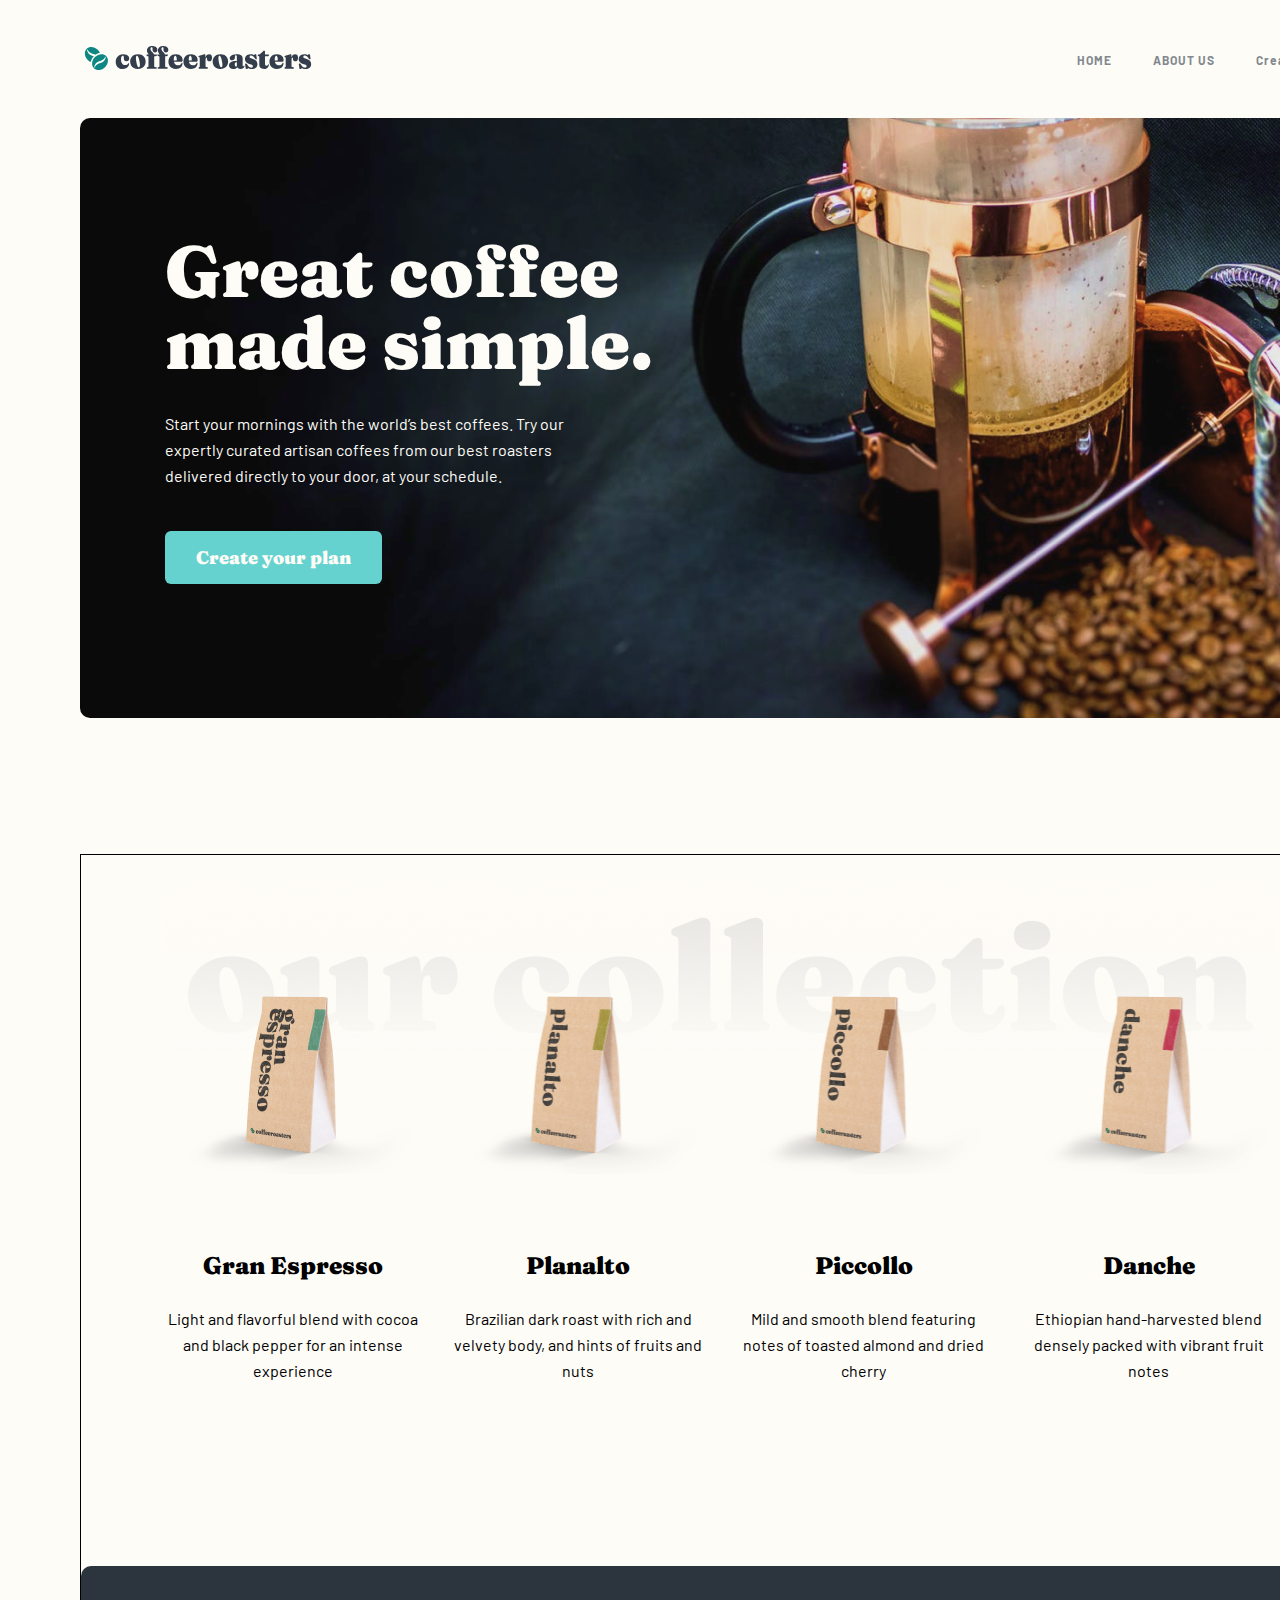
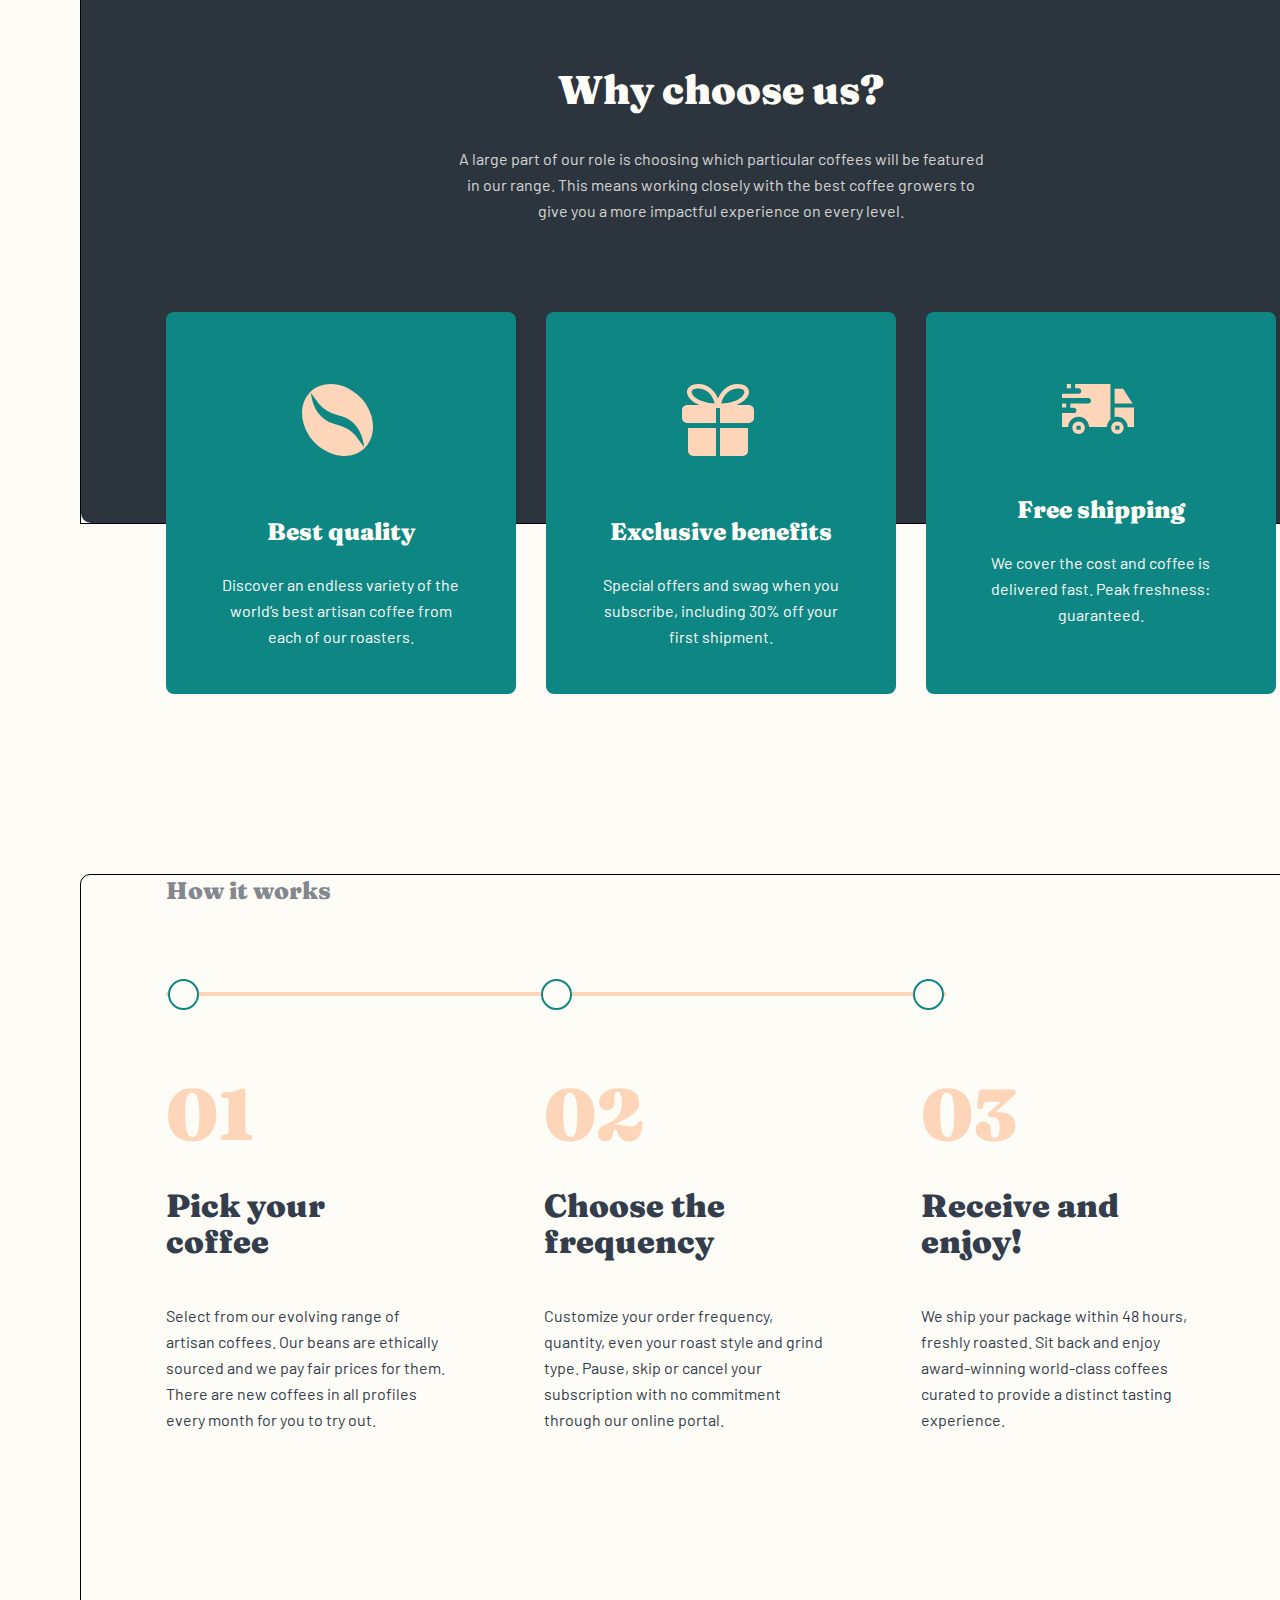
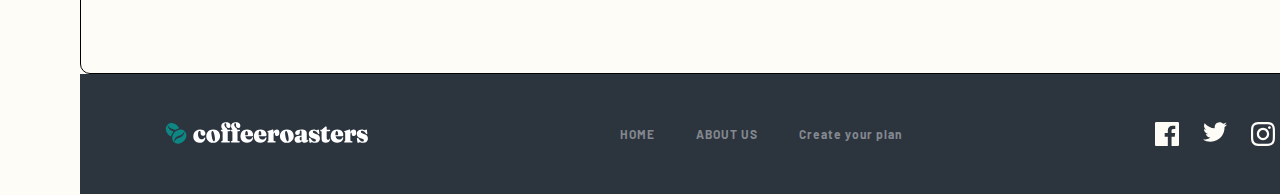
<file: index.html>
<!DOCTYPE html>
<html lang="en">
<head>
    <meta charset="UTF-8">
    <meta http-equiv="X-UA-Compatible" content="IE=edge">
    <meta name="viewport" content="width=device-width, initial-scale=1.0">
    <title>coffeeroasters</title>
    <link rel="stylesheet" href="./css/main.css">
</head>
<body>
    <div class="wrapper">
        <div class="header">
            <div class="box">
                <a href="index.html"><img src="./images/logo.svg" alt="logotip" width="236" height="26"></a>
                <ul>
                    <li>HOME</li>
                    <li><a href="./about.html" target="_blank">ABOUT US</a></li>
                    <li>Create your plan</li>
                </ul>
            </div>
            <div class="header-bacground">
                    <h1 style="background-color: transparent;">Great coffee made simple.</h1>
                    <p style="background-color: transparent;">Start your mornings with the world’s best coffees. Try our expertly curated artisan coffees from our best roasters delivered directly to your door, at your schedule.</p>
                    <a href="#">Create your plan</a>
            </div>
        </div>
        <div class="main">
            <div class="collection"></div>
            <div class="section">
                <div class="box1">
                    <img src="./images/kopi1 copy.png" alt="gran espresso" width="255" height="193">
                    <h3>Gran Espresso</h3>
                    <p>Light and flavorful blend with cocoa and black pepper for an intense experience</p>
                </div>
                <div class="box1">
                    <img src="./images/kopi2.png" alt="planalto" width="255" height="193">
                    <h3>Planalto</h3>
                    <p>Brazilian dark roast with rich and velvety body, and hints of fruits and nuts</p>
                </div>
                <div class="box1">
                    <img src="./images/kopi3.png" alt="piccollo" width="255" height="193">
                    <h3>Piccollo</h3>
                    <p>Mild and smooth blend featuring notes of toasted almond and dried cherry</p>
                </div>
                <div class="box1">
                    <img src="./images/kopi4.png" alt="danche" width="255" height="193">
                    <h3>Danche</h3>
                    <p>Ethiopian hand-harvested blend densely packed with vibrant fruit notes</p>
                </div>
            </div>
            <div class="choose-us">
                <h2>Why choose us?</h2>
                <p class="text1">A large part of our role is choosing which particular coffees will be featured in our range. This means working closely with the best coffee growers to give you a more impactful experience on every level.</p>
                <div class="card">
                    <div class="box">
                        <img src="./images/cacao.svg" alt="cacao" width="71" height="72">
                        <h3>Best quality</h3>
                        <p class="text2">Discover an endless variety of the world’s best artisan coffee from each of our roasters.</p>
                    </div>
                    <div class="box">
                        <img src="./images/priz.svg" alt="priz" width="72" height="72">
                        <h3>Exclusive benefits</h3>
                        <p class="text2">Special offers and swag when you subscribe, including 30% off your first shipment.</p>
                    </div>
                    <div class="box">
                        <img src="./images/transport.svg" alt="transport" width="72" height="50">
                        <h3>Free shipping</h3>
                        <p class="text2">We cover the cost and coffee is delivered fast. Peak freshness: guaranteed.</p>
                    </div>
                </div>
            </div>
        </div>
        <div class="navbar">
            <div class="works">
                <h3>How it works</h3>
                <div class="line">
                    <span></span>
                    <span></span>
                    <span></span>
                </div>
                <div class="item-list">
                    <div class="cards">
                        <p class="number">01</p>
                        <p class="title">Pick your coffee</p>
                        <p class="select">Select from our evolving range of artisan coffees. Our beans are ethically sourced and we pay fair prices for them. There are new coffees in all profiles every month for you to try out.</p>
                    </div>
                    <div class="cards">
                        <p class="number">02</p>
                        <p class="title">Choose the frequency</p>
                        <p class="select">Customize your order frequency, quantity, even your roast style and grind type. Pause, skip or cancel your subscription with no commitment through our online portal.</p>
                    </div>
                    <div class="cards">
                        <p class="number">03</p>
                        <p class="title">Receive and enjoy!</p>
                        <p class="select">We ship your package within 48 hours, freshly roasted. Sit back and enjoy award-winning world-class coffees curated to provide a distinct tasting experience.</p>
                    </div>
                </div>
            </div>
            <a href="#" class="plan">Create your plan</a>
        </div>
        <div class="footer">
            <ul>
                <li><a href="#"><img src="./images/coffeeroasters.svg" alt="logo" width="203" height="24"></a></li>
            </ul>
            <ul style="width: 283px; height: 15px;">
                <li>HOME</li>
                <li><a href="./about.html" target="_blank">ABOUT US</a></li>
                <li>Create your plan</li>
            </ul>
            <ul style="width: 120px; height: 24px;">
                <li><a href="https://www.facebook.com/" target="_blank"><img src="./images/facebook.svg" alt="facebook"></a></li>
                <li><a href="https://twitter.com/" target="_blank"><img src="./images/twitter.svg" alt="twitter"></a></li>
                <li><a href="https://www.instagram.com/" target="_blank"><img src="./images/instagram.svg" alt="instagram"></a></li>
            </ul>
        </div>
    </div>
</body>
</html>
</file>
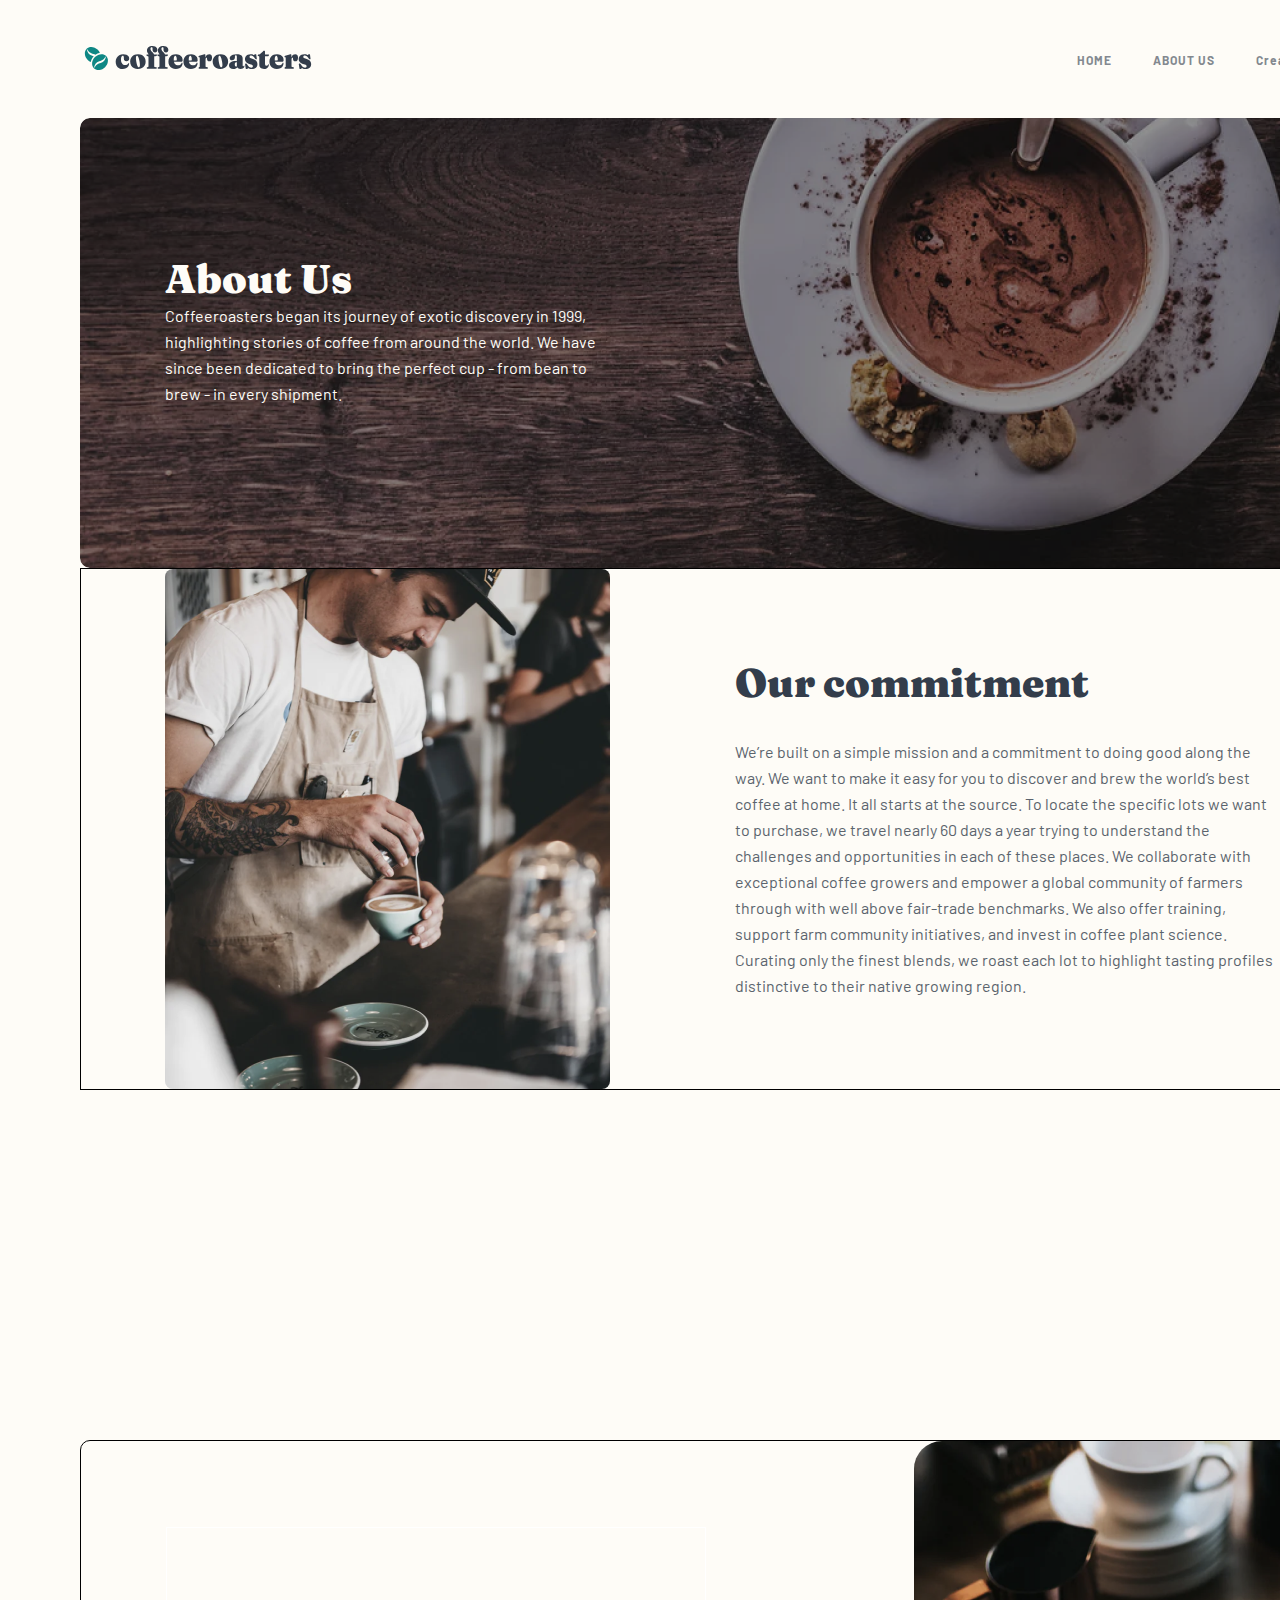
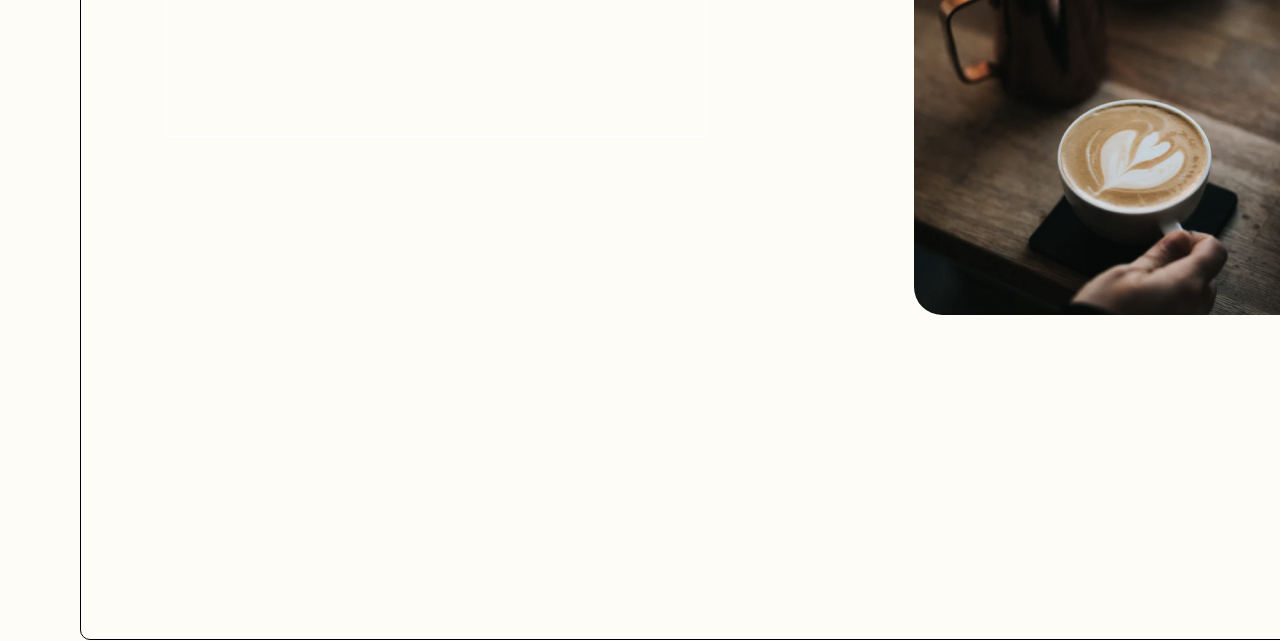
<file: about.html>
<!DOCTYPE html>
<html lang="en">
<head>
    <meta charset="UTF-8">
    <meta http-equiv="X-UA-Compatible" content="IE=edge">
    <meta name="viewport" content="width=device-width, initial-scale=1.0">
    <title>ABOUT US</title>
    <link rel="stylesheet" href="./css/main.css">
</head>
<body>
    <div class="wrapper">
        <div class="header">
            <div class="box">
                <a href="index.html"><img src="./images/logo.svg" alt="logotip" width="236" height="26"></a>
                <ul>
                    <li>HOME</li>
                    <li><a href="./about.html" target="_blank">ABOUT US</a></li>
                    <li>Create your plan</li>
                </ul>
            </div>
            <div class="header-background">
                <h1>About Us</h1>
                <p>Coffeeroasters began its journey of exotic discovery in 1999, highlighting stories of coffee from around the world. We have since been dedicated to bring the perfect cup - from bean to brew - in every shipment.</p>
            </div>
        </div>
        <div class="main">
            <div class="commitment">
                <img src="./images/commitment-img.png" alt="img" width="445" height="520">
                <div class="text">
                    <h2>Our commitment</h2>
                    <p>We’re built on a simple mission and a commitment to doing good along the way. We want to make it easy for you to discover and brew the world’s best coffee at home. It all starts at the source. To locate the specific lots we want to purchase, we travel nearly 60 days a year trying to understand the challenges and opportunities in each of these places. We collaborate with exceptional coffee growers and empower a global community of farmers through with well above fair-trade benchmarks. We also offer training, support farm community initiatives, and invest in coffee plant science. Curating only the finest blends, we roast each lot to highlight tasting profiles distinctive to their native growing region.</p>
                </div>
            </div>
        </div>
        <div class="navbar">
            <div class="quality">
                <h2>Uncompromising quality</h2>
                <p>Although we work with growers who pay close attention to all stages of harvest and processing, we employ, on our end, a rigorous quality control program to avoid over-roasting or baking the coffee dry. Every bag of coffee is tagged with a roast date and batch number. Our goal is to roast consistent, user-friendly coffee, so that brewing is easy and enjoyable.</p>
            </div>
            <img src="./images/about-img.png" alt="img" width="445" height="474">
        </div>
    </div>
</body>
</html>
</file>
<file: css/main.css>
/* barlow-regular - latin */
@font-face {
  font-family: 'Barlow';
  font-style: normal;
  font-weight: 400;
  src: url("../fonts/barlow-v12-latin-regular.eot");
  /* IE9 Compat Modes */
  src: local(""), url("../fonts/barlow-v12-latin-regular.eot?#iefix") format("embedded-opentype"), url("../fonts/barlow-v12-latin-regular.woff2") format("woff2"), url("../fonts/barlow-v12-latin-regular.woff") format("woff"), url("../fonts/barlow-v12-latin-regular.ttf") format("truetype"), url("../fonts/barlow-v12-latin-regular.svg#Barlow") format("svg");
  /* Legacy iOS */ }
/* barlow-700 - latin */
@font-face {
  font-family: 'Barlow';
  font-style: normal;
  font-weight: 700;
  src: url("../fonts/barlow-v12-latin-700.eot");
  /* IE9 Compat Modes */
  src: local(""), url("../fonts/barlow-v12-latin-700.eot?#iefix") format("embedded-opentype"), url("../fonts/barlow-v12-latin-700.woff2") format("woff2"), url("../fonts/barlow-v12-latin-700.woff") format("woff"), url("../fonts/barlow-v12-latin-700.ttf") format("truetype"), url("../fonts/barlow-v12-latin-700.svg#Barlow") format("svg");
  /* Legacy iOS */ }
/* fraunces-regular - latin */
@font-face {
  font-family: 'Fraunces';
  font-style: normal;
  font-weight: 400;
  src: url("../fonts/fraunces-v24-latin-regular.eot");
  /* IE9 Compat Modes */
  src: local(""), url("../fonts/fraunces-v24-latin-regular.eot?#iefix") format("embedded-opentype"), url("../fonts/fraunces-v24-latin-regular.woff2") format("woff2"), url("../fonts/fraunces-v24-latin-regular.woff") format("woff"), url("../fonts/fraunces-v24-latin-regular.ttf") format("truetype"), url("../fonts/fraunces-v24-latin-regular.svg#Fraunces") format("svg");
  /* Legacy iOS */ }
/* fraunces-900 - latin */
@font-face {
  font-family: 'Fraunces';
  font-style: normal;
  font-weight: 900;
  src: url("../fonts/fraunces-v24-latin-900.eot");
  /* IE9 Compat Modes */
  src: local(""), url("../fonts/fraunces-v24-latin-900.eot?#iefix") format("embedded-opentype"), url("../fonts/fraunces-v24-latin-900.woff2") format("woff2"), url("../fonts/fraunces-v24-latin-900.woff") format("woff"), url("../fonts/fraunces-v24-latin-900.ttf") format("truetype"), url("../fonts/fraunces-v24-latin-900.svg#Fraunces") format("svg");
  /* Legacy iOS */ }
* {
  box-sizing: border-box;
  margin: 0;
  padding: 0;
  background-color: grey; }

.wrapper {
  width: 1440px;
  margin: 0 auto;
  border: 1px solid;
  background-color: #FEFCF7; }
  .wrapper .header {
    width: 1280px;
    margin: 0 auto;
    background-color: #fefcf7;
    margin-top: 44px; }
    .wrapper .header .box {
      display: flex;
      justify-content: space-between;
      background-color: #fefcf7;
      margin-bottom: 43.44px; }
      .wrapper .header .box a {
        background-color: #fefcf7; }
      .wrapper .header .box img {
        background-color: #fefcf7; }
      .wrapper .header .box ul {
        width: 283px;
        display: flex;
        justify-content: space-between;
        align-items: center;
        background-color: #fefcf7; }
        .wrapper .header .box ul li {
          list-style: none;
          font-family: 'Barlow';
          font-weight: 700;
          font-size: 12px;
          line-height: 15px;
          letter-spacing: 0.92px;
          color: #83888f;
          cursor: pointer;
          background-color: #fefcf7; }
          .wrapper .header .box ul li a {
            list-style: none;
            font-family: 'Barlow';
            font-weight: 700;
            font-size: 12px;
            line-height: 15px;
            letter-spacing: 0.92px;
            color: #83888f;
            cursor: pointer;
            background-color: #fefcf7;
            text-decoration: none; }
    .wrapper .header .header-background {
      width: 1280px;
      height: 450px;
      border-radius: 10px;
      background-image: url("../images/about-background.png");
      margin-top: 43.44px;
      padding-top: 137px;
      padding-left: 85px; }
      .wrapper .header .header-background h1 {
        width: 188px;
        height: 48px;
        font-family: 'Fraunces';
        font-weight: 900;
        font-size: 40px;
        line-height: 48px;
        color: #fefcf7;
        background-color: transparent; }
      .wrapper .header .header-background p {
        width: 445px;
        height: 104px;
        font-family: 'Barlow';
        font-weight: 400;
        font-size: 16px;
        line-height: 26px;
        color: #fefcf7;
        background-color: transparent; }
  .wrapper .main {
    width: 1280px;
    min-height: 50px;
    margin: 0 auto;
    border: 1px solid;
    background-color: #fefcf7; }
    .wrapper .main .commitment {
      width: 1110px;
      height: 520px;
      margin: 0 auto;
      background-color: #fefcf7;
      display: flex; }
      .wrapper .main .commitment img {
        border-radius: 8px; }
      .wrapper .main .commitment .text {
        margin-left: 125px;
        background-color: #fefcf7; }
        .wrapper .main .commitment .text h2 {
          width: 357px;
          height: 48px;
          font-family: 'Fraunces';
          font-weight: 900;
          font-size: 40px;
          line-height: 48px;
          margin-top: 90px;
          color: #333D4B;
          background-color: transparent; }
        .wrapper .main .commitment .text p {
          width: 540px;
          height: 260px;
          opacity: 80%;
          font-family: 'Barlow';
          font-weight: 400;
          font-size: 16px;
          margin-top: 32px;
          line-height: 26px;
          color: #333D4B;
          background-color: transparent; }
  .wrapper .navbar {
    width: 1280px;
    height: 474px;
    border: 1px solid;
    border-radius: 10px;
    background-color: #2C343E;
    margin: 258px auto 0 auto;
    display: flex; }
    .wrapper .navbar .quality {
      width: 540px;
      height: 210px;
      border: 1px solid white;
      background-color: transparent;
      margin: 86px auto 178px 85px; }
      .wrapper .navbar .quality h2 {
        width: 517px;
        height: 48px;
        font-family: 'Fraunces';
        font-weight: 900;
        font-size: 40px;
        line-height: 48px;
        color: #fefcf7;
        background-color: transparent; }
      .wrapper .navbar .quality p {
        width: 540px;
        height: 130px;
        opacity: 80%;
        font-family: 'Barlow';
        font-weight: 400;
        font-size: 16px;
        line-height: 26px;
        color: #fefcf7;
        background-color: transparent;
        margin-top: 32px; }
    .wrapper .navbar img {
      border-radius: 28px; }

/* barlow-regular - latin */
@font-face {
  font-family: 'Barlow';
  font-style: normal;
  font-weight: 400;
  src: url("../fonts/barlow-v12-latin-regular.eot");
  /* IE9 Compat Modes */
  src: local(""), url("../fonts/barlow-v12-latin-regular.eot?#iefix") format("embedded-opentype"), url("../fonts/barlow-v12-latin-regular.woff2") format("woff2"), url("../fonts/barlow-v12-latin-regular.woff") format("woff"), url("../fonts/barlow-v12-latin-regular.ttf") format("truetype"), url("../fonts/barlow-v12-latin-regular.svg#Barlow") format("svg");
  /* Legacy iOS */ }
/* barlow-700 - latin */
@font-face {
  font-family: 'Barlow';
  font-style: normal;
  font-weight: 700;
  src: url("../fonts/barlow-v12-latin-700.eot");
  /* IE9 Compat Modes */
  src: local(""), url("../fonts/barlow-v12-latin-700.eot?#iefix") format("embedded-opentype"), url("../fonts/barlow-v12-latin-700.woff2") format("woff2"), url("../fonts/barlow-v12-latin-700.woff") format("woff"), url("../fonts/barlow-v12-latin-700.ttf") format("truetype"), url("../fonts/barlow-v12-latin-700.svg#Barlow") format("svg");
  /* Legacy iOS */ }
/* fraunces-regular - latin */
@font-face {
  font-family: 'Fraunces';
  font-style: normal;
  font-weight: 400;
  src: url("../fonts/fraunces-v24-latin-regular.eot");
  /* IE9 Compat Modes */
  src: local(""), url("../fonts/fraunces-v24-latin-regular.eot?#iefix") format("embedded-opentype"), url("../fonts/fraunces-v24-latin-regular.woff2") format("woff2"), url("../fonts/fraunces-v24-latin-regular.woff") format("woff"), url("../fonts/fraunces-v24-latin-regular.ttf") format("truetype"), url("../fonts/fraunces-v24-latin-regular.svg#Fraunces") format("svg");
  /* Legacy iOS */ }
/* fraunces-900 - latin */
@font-face {
  font-family: 'Fraunces';
  font-style: normal;
  font-weight: 900;
  src: url("../fonts/fraunces-v24-latin-900.eot");
  /* IE9 Compat Modes */
  src: local(""), url("../fonts/fraunces-v24-latin-900.eot?#iefix") format("embedded-opentype"), url("../fonts/fraunces-v24-latin-900.woff2") format("woff2"), url("../fonts/fraunces-v24-latin-900.woff") format("woff"), url("../fonts/fraunces-v24-latin-900.ttf") format("truetype"), url("../fonts/fraunces-v24-latin-900.svg#Fraunces") format("svg");
  /* Legacy iOS */ }
* {
  box-sizing: border-box;
  margin: 0;
  padding: 0;
  background-color: #F2F2F2; }

.wrapper {
  border: 1px solid #fefcf7;
  width: 1440px;
  margin: 0 auto;
  background-color: #fefcf7; }
  .wrapper .header {
    width: 1280px;
    margin: 0 auto;
    background-color: #fefcf7;
    margin-top: 44px; }
    .wrapper .header .box {
      display: flex;
      justify-content: space-between;
      background-color: #fefcf7;
      margin-bottom: 43.44px; }
      .wrapper .header .box a {
        background-color: #fefcf7; }
      .wrapper .header .box img {
        background-color: #fefcf7; }
      .wrapper .header .box ul {
        width: 283px;
        display: flex;
        justify-content: space-between;
        align-items: center;
        background-color: #fefcf7; }
        .wrapper .header .box ul li {
          list-style: none;
          font-family: 'Barlow';
          font-weight: 700;
          font-size: 12px;
          line-height: 15px;
          letter-spacing: 0.92px;
          color: #83888f;
          cursor: pointer;
          background-color: #fefcf7; }
          .wrapper .header .box ul li a {
            list-style: none;
            font-family: 'Barlow';
            font-weight: 700;
            font-size: 12px;
            line-height: 15px;
            letter-spacing: 0.92px;
            color: #83888f;
            cursor: pointer;
            background-color: #fefcf7;
            text-decoration: none; }
    .wrapper .header .header-bacground {
      width: 1280px;
      height: 600px;
      border-radius: 10px;
      margin: 0 auto 136px auto;
      padding: 117px 0 116px 85px;
      background-image: url("../images/bacgroud.png");
      position: relative; }
      .wrapper .header .header-bacground h1 {
        width: 493px;
        color: #fefcf7;
        font-size: 72px;
        font-family: 'fraunces';
        font-weight: 900;
        line-height: 72px; }
      .wrapper .header .header-bacground p {
        width: 445px;
        font-family: 'barlow';
        font-weight: 400;
        font-size: 16px;
        line-height: 26px;
        color: #fefcf7;
        margin-top: 32px;
        padding-bottom: 56px; }
      .wrapper .header .header-bacground a {
        width: 217px;
        height: 56px;
        border-radius: 6px;
        padding: 15px 31px;
        background-color: #66d2cf;
        text-decoration: none;
        color: #fefcf7;
        font-family: 'fraunces';
        font-weight: 900;
        font-size: 18px;
        line-height: 25px; }
  .wrapper .main {
    width: 1280px;
    min-height: 100px;
    margin: 0 auto 350px auto;
    background-color: #fefcf7;
    position: relative; }
    .wrapper .main .collection {
      width: 1111px;
      height: 196px;
      margin: 0 auto;
      background-color: #fefcf7;
      background-image: url("../images/collection.png");
      opacity: 50.32%; }
    .wrapper .main .section {
      width: 1111px;
      height: 398.55px;
      margin: 0;
      background-color: transparent;
      position: absolute;
      display: flex;
      justify-content: space-between;
      top: 126px;
      left: 84.5px; }
      .wrapper .main .section .box1 {
        width: 255px;
        height: 398.55px;
        background-color: transparent; }
        .wrapper .main .section .box1 img {
          margin-bottom: 71.55px;
          background-color: transparent; }
        .wrapper .main .section .box1 h3 {
          width: 255px;
          height: 32px;
          font-family: 'Fraunces';
          font-weight: 900;
          font-size: 24px;
          line-height: 32px;
          margin-bottom: 24px;
          text-align: center;
          background-color: transparent; }
        .wrapper .main .section .box1 p {
          width: 255px;
          height: 78px;
          font-family: 'Barlow';
          font-weight: 400;
          font-size: 16px;
          line-height: 26px;
          text-align: center;
          background-color: transparent; }
    .wrapper .main .choose-us {
      width: 1280px;
      height: 557px;
      border-radius: 10px;
      margin: 515px auto 0 auto;
      background-color: #2C343E;
      padding-top: 100px; }
      .wrapper .main .choose-us h2 {
        height: 48px;
        font-family: 'Fraunces';
        font-weight: 900;
        font-size: 40px;
        line-height: 48px;
        text-align: center;
        color: #fefcf7;
        background-color: transparent; }
      .wrapper .main .choose-us .text1 {
        width: 540px;
        height: 80px;
        opacity: 80%;
        font-family: 'Barlow';
        font-weight: 400;
        font-size: 16px;
        line-height: 26px;
        text-align: center;
        color: #fefcf7;
        background-color: #2C343E;
        margin: 32px 370px 0 370px; }
      .wrapper .main .choose-us .card {
        width: 1110px;
        height: 382px;
        margin: 86px auto 0 auto;
        display: flex;
        justify-content: space-between;
        background-color: transparent; }
        .wrapper .main .choose-us .card .box {
          width: 350px;
          height: 382px;
          border-radius: 8px;
          background-color: #0E8784; }
          .wrapper .main .choose-us .card .box img {
            margin: 72px 143px 56px 136px;
            background-color: transparent; }
          .wrapper .main .choose-us .card .box h3 {
            height: 32px;
            font-family: 'Fraunces';
            font-weight: 900;
            font-size: 24px;
            line-height: 32px;
            text-align: center;
            color: #FEFCF7;
            background-color: #0E8784; }
          .wrapper .main .choose-us .card .box .text2 {
            height: 78px;
            font-family: 'Barlow';
            font-weight: 400;
            font-size: 16px;
            line-height: 26px;
            text-align: center;
            color: #FEFCF7;
            margin: 24px 48px 48px 47px;
            background-color: #0E8784; }
  .wrapper .navbar {
    width: 1280px;
    min-height: 800px;
    margin: 0 auto;
    background-color: #fefcf7; }
    .wrapper .navbar .works {
      width: 1045px;
      height: 565px;
      margin-left: 85px;
      margin-bottom: 64px;
      background-color: #fefcf7; }
      .wrapper .navbar .works h3 {
        height: 32px;
        font-family: 'Fraunces';
        font-weight: 900;
        font-size: 24px;
        line-height: 32px;
        color: #83888F;
        background-color: #fefcf7;
        margin-bottom: 85px; }
      .wrapper .navbar .works .line {
        width: 780px;
        height: 1px;
        border: 2px solid #FDD6BA;
        display: flex;
        justify-content: space-between;
        align-items: center; }
        .wrapper .navbar .works .line span {
          width: 31px;
          height: 31px;
          border: 2px solid #0E8784;
          border-radius: 50%;
          display: inline-block;
          background-color: #fefcf7; }
      .wrapper .navbar .works .item-list {
        width: 1040px;
        margin-top: 82px;
        display: flex;
        justify-content: space-between;
        background-color: #fefcf7; }
        .wrapper .navbar .works .item-list .cards {
          width: 285px;
          height: 355px;
          background-color: #fefcf7; }
          .wrapper .navbar .works .item-list .cards .number {
            width: 90px;
            height: 72px;
            font-family: 'Fraunces';
            font-weight: 900;
            font-size: 72px;
            line-height: 72px;
            color: #FDD6BA;
            background-color: #fefcf7; }
          .wrapper .navbar .works .item-list .cards .title {
            width: 255px;
            height: 73px;
            font-family: 'Fraunces';
            font-weight: 900;
            font-size: 32px;
            line-height: 36px;
            color: #333D4B;
            background-color: #fefcf7;
            margin-top: 38px; }
          .wrapper .navbar .works .item-list .cards .select {
            width: 285px;
            height: 130px;
            font-family: 'Barlow';
            font-weight: 400;
            font-size: 16px;
            line-height: 26px;
            color: #333D4B;
            margin-top: 42px;
            background-color: #fefcf7; }
    .wrapper .navbar .plan {
      width: 217px;
      height: 56px;
      margin-left: 85px;
      margin-bottom: 200px;
      padding: 15px 31px 16px 31px;
      background-color: #66D2CF;
      border-radius: 6px;
      font-family: 'Fraunces';
      font-weight: 900;
      font-size: 18px;
      line-height: 25px;
      text-align: center;
      text-decoration: none;
      color: #fefcf7; }
  .wrapper .footer {
    width: 1280px;
    height: 120px;
    margin: 0 auto;
    background-color: #2C343E;
    display: flex;
    align-items: center;
    justify-content: space-between;
    padding: 0 85px; }
    .wrapper .footer ul {
      list-style: none;
      display: flex;
      justify-content: space-between;
      background-color: #2C343E; }
      .wrapper .footer ul li {
        font-family: 'Barlow';
        font-weight: 700;
        font-size: 12px;
        line-height: 15px;
        letter-spacing: 0.92px;
        background-color: #2C343E;
        color: #83888F; }
        .wrapper .footer ul li a {
          background-color: transparent;
          font-family: 'Barlow';
          font-weight: 700;
          font-size: 12px;
          line-height: 15px;
          letter-spacing: 0.92px;
          color: #83888F;
          text-decoration: none; }
          .wrapper .footer ul li a img {
            background-color: transparent; }

/*# sourceMappingURL=main.css.map */
</file>
